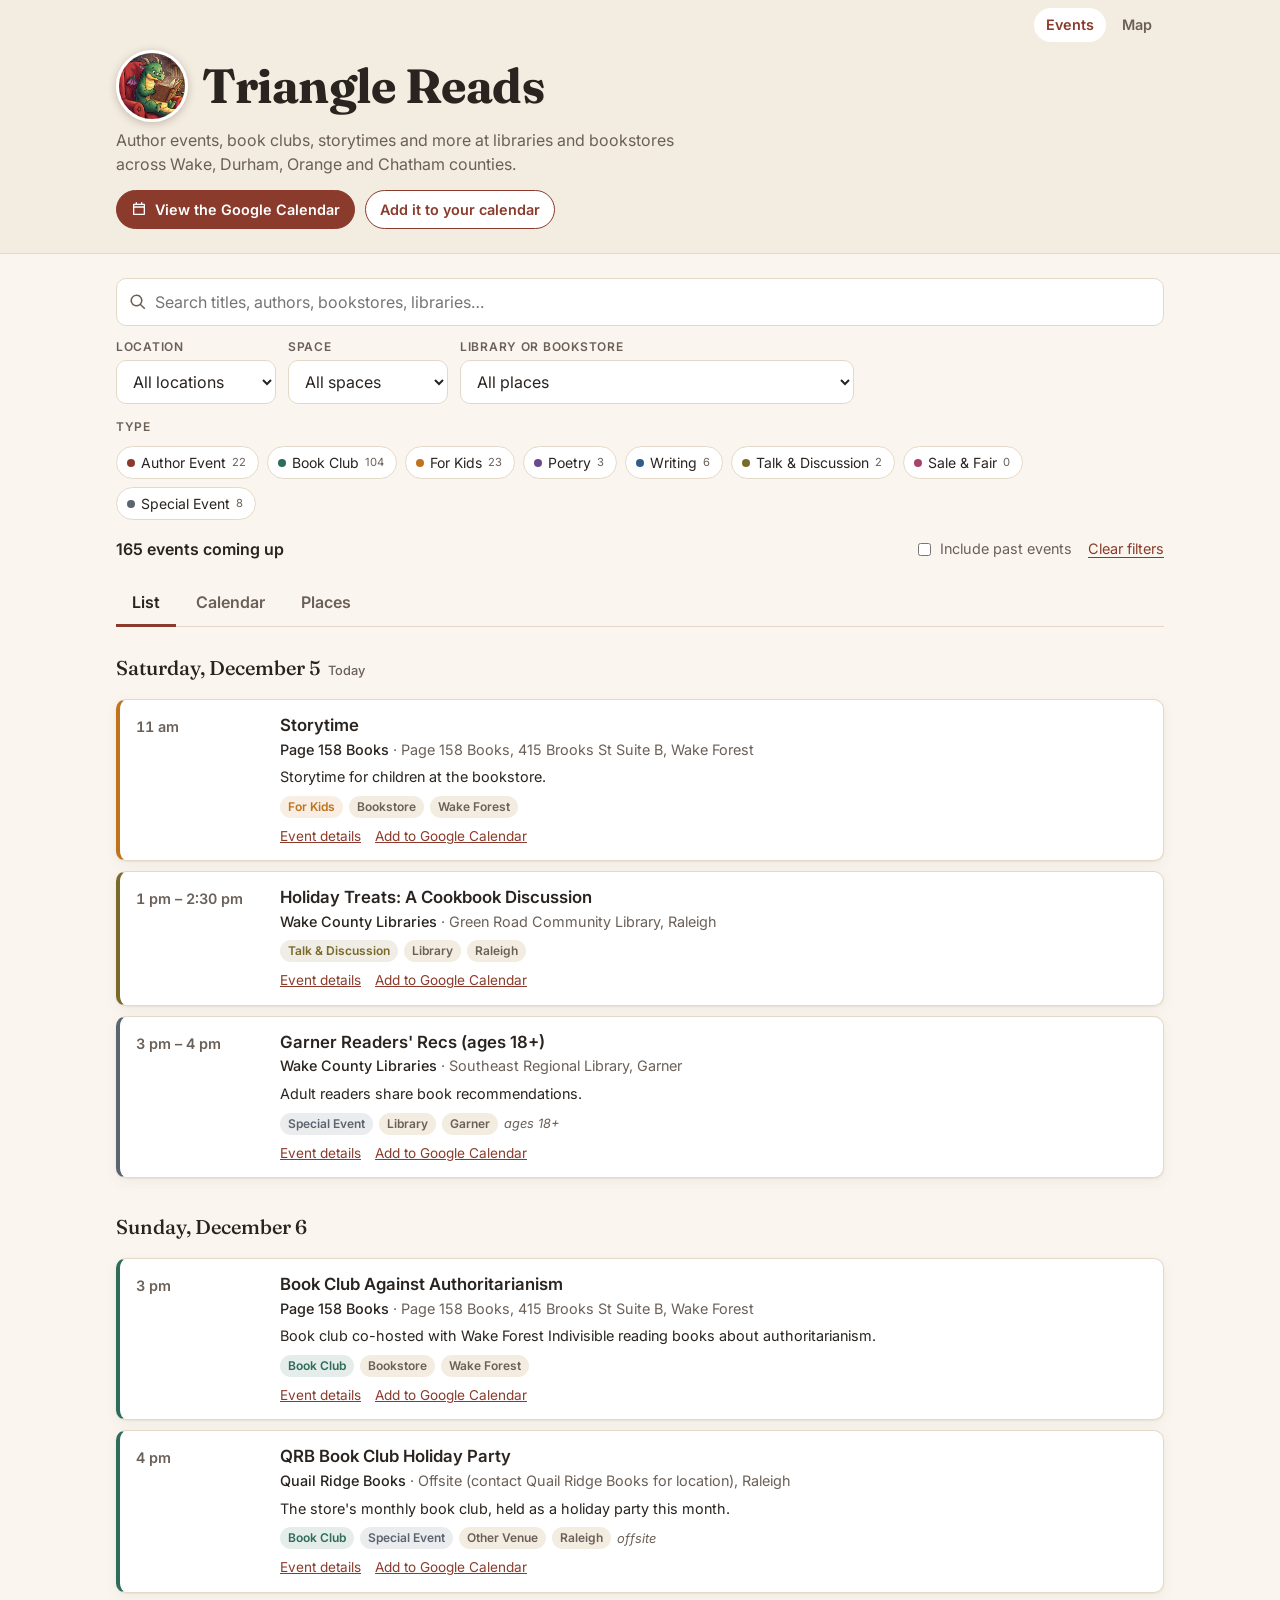
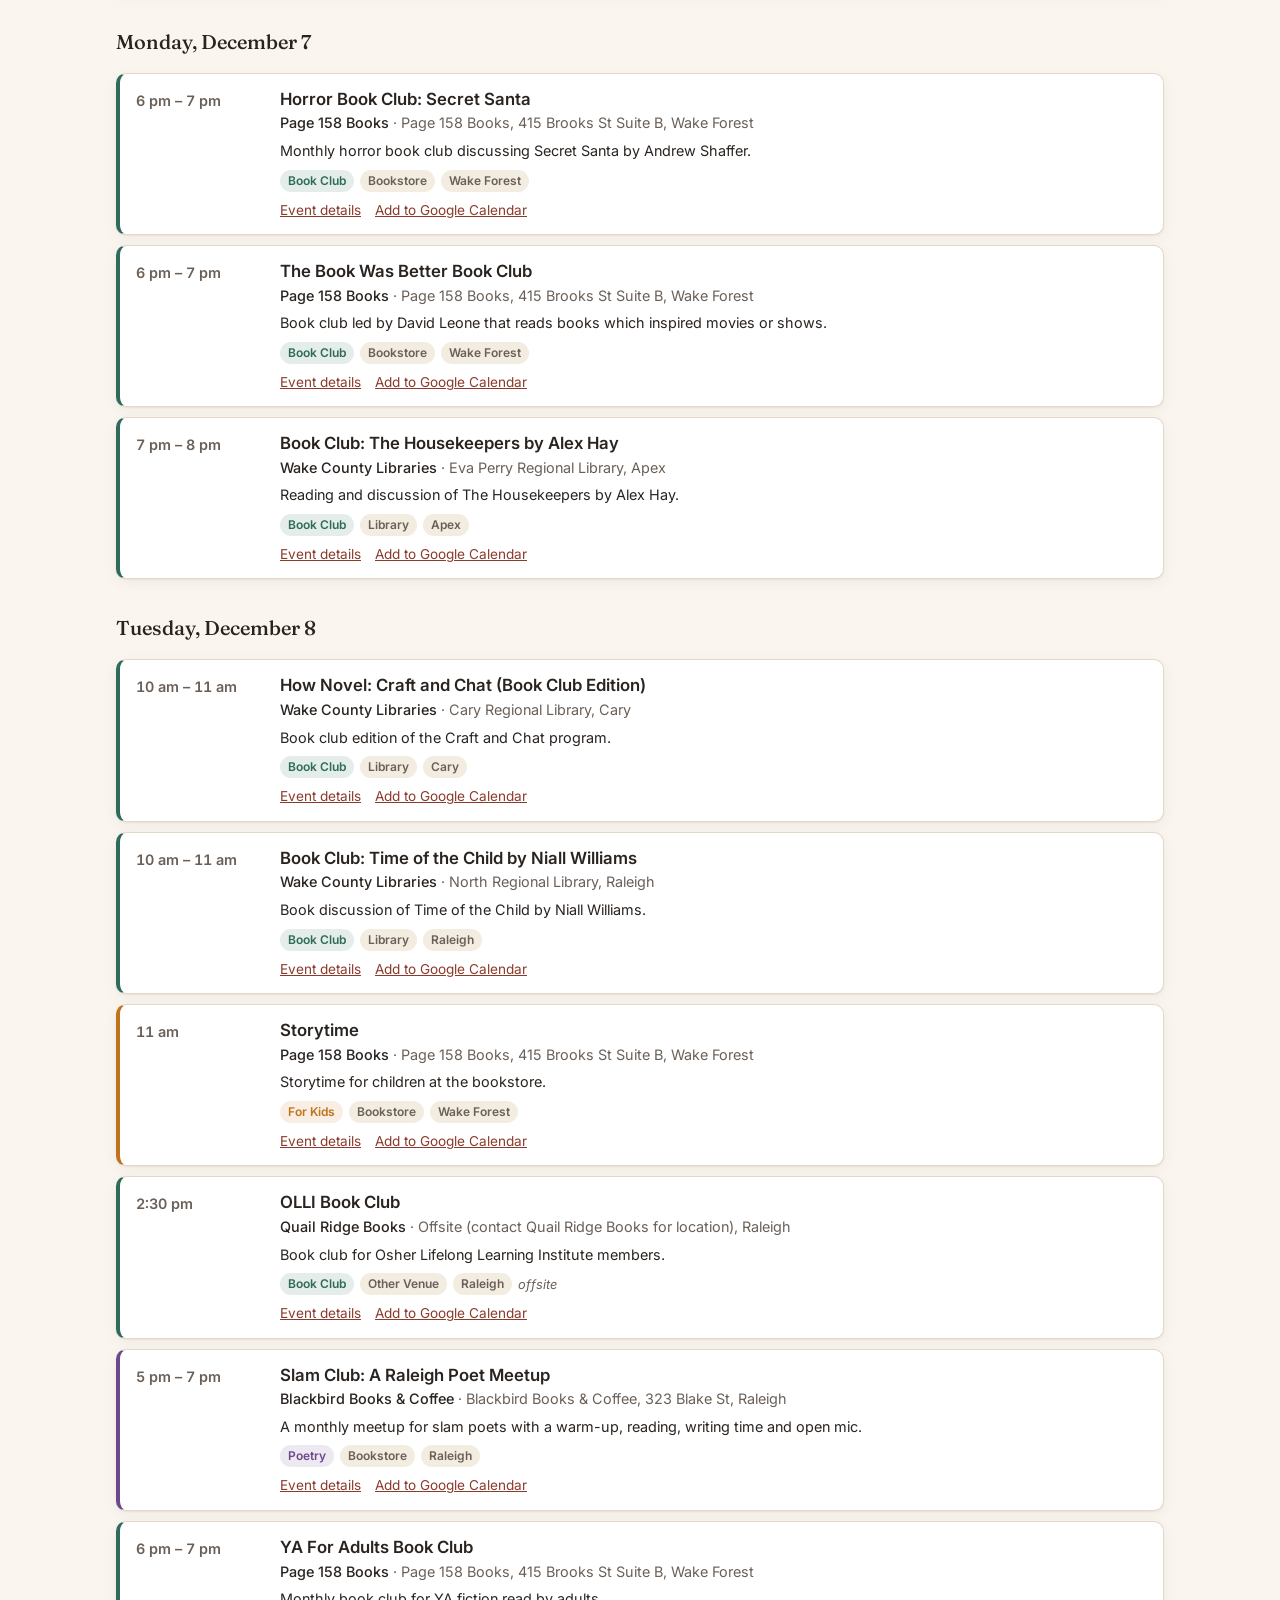
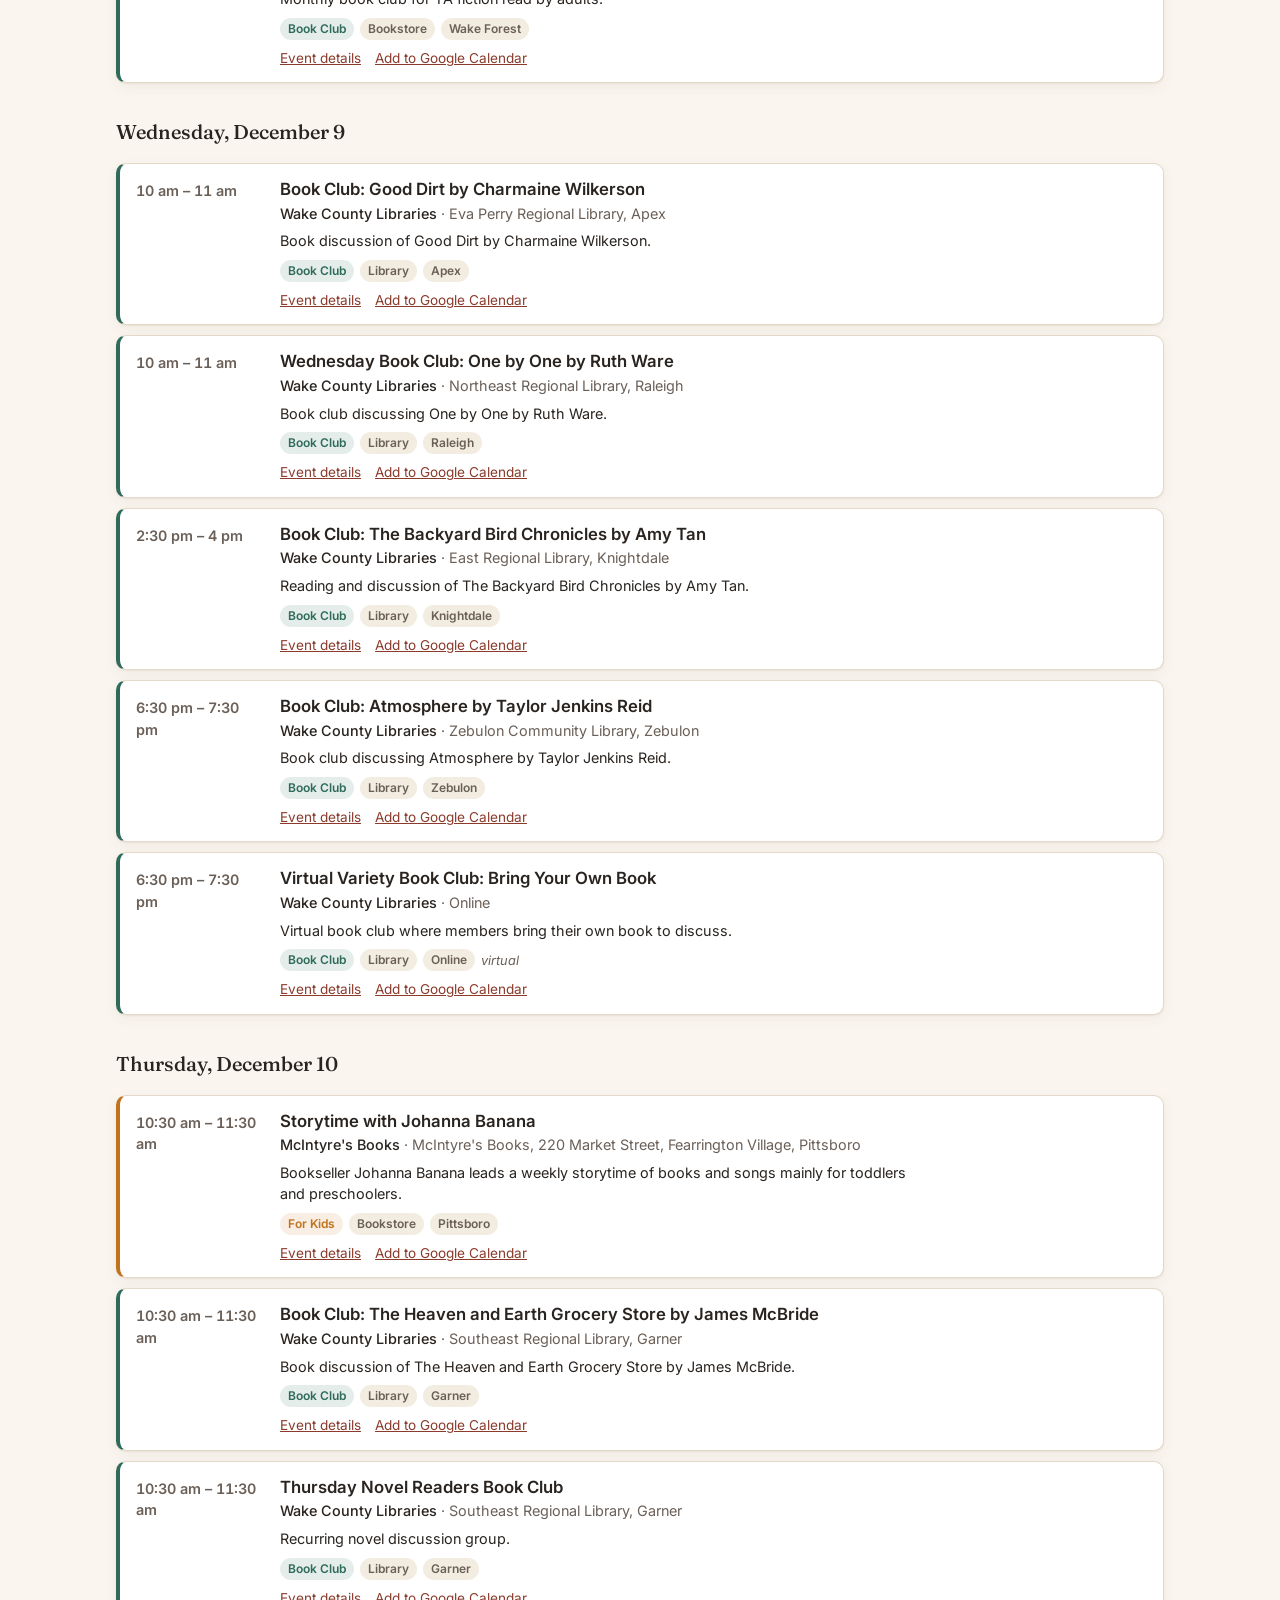
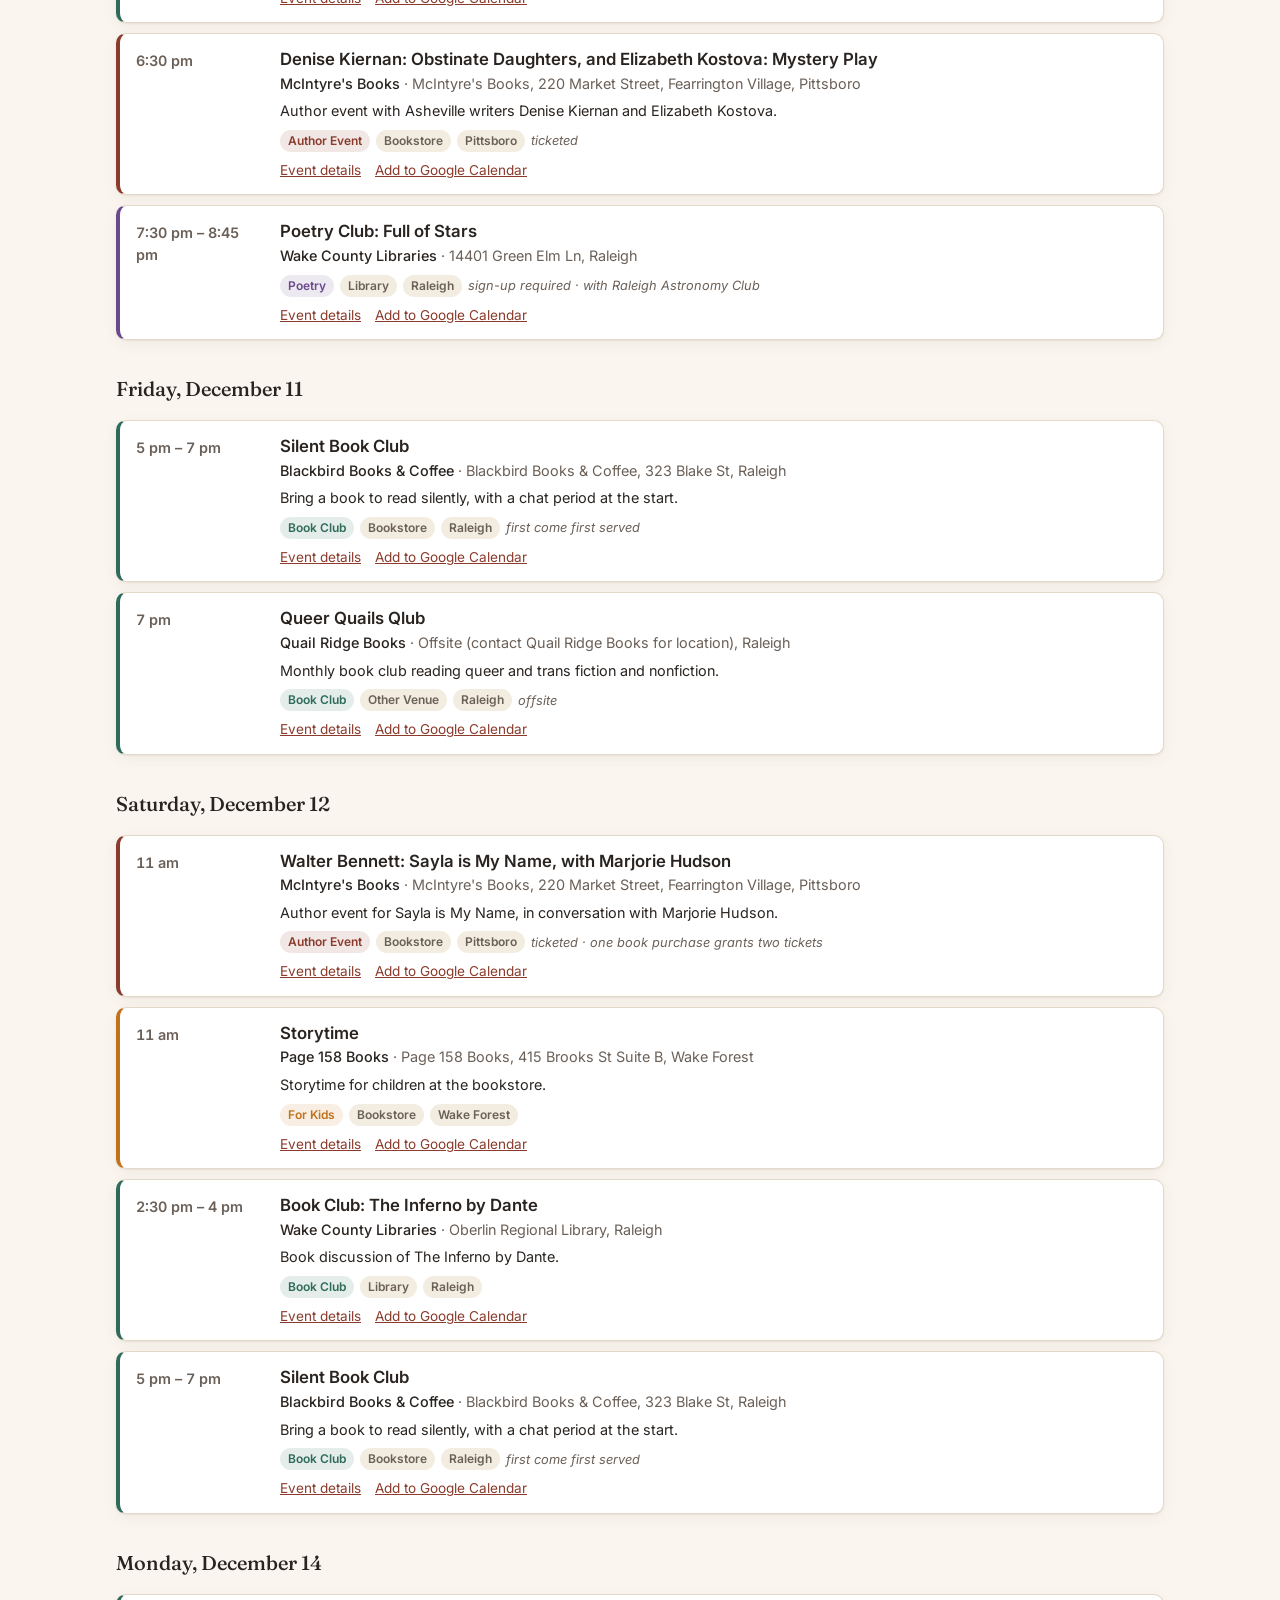
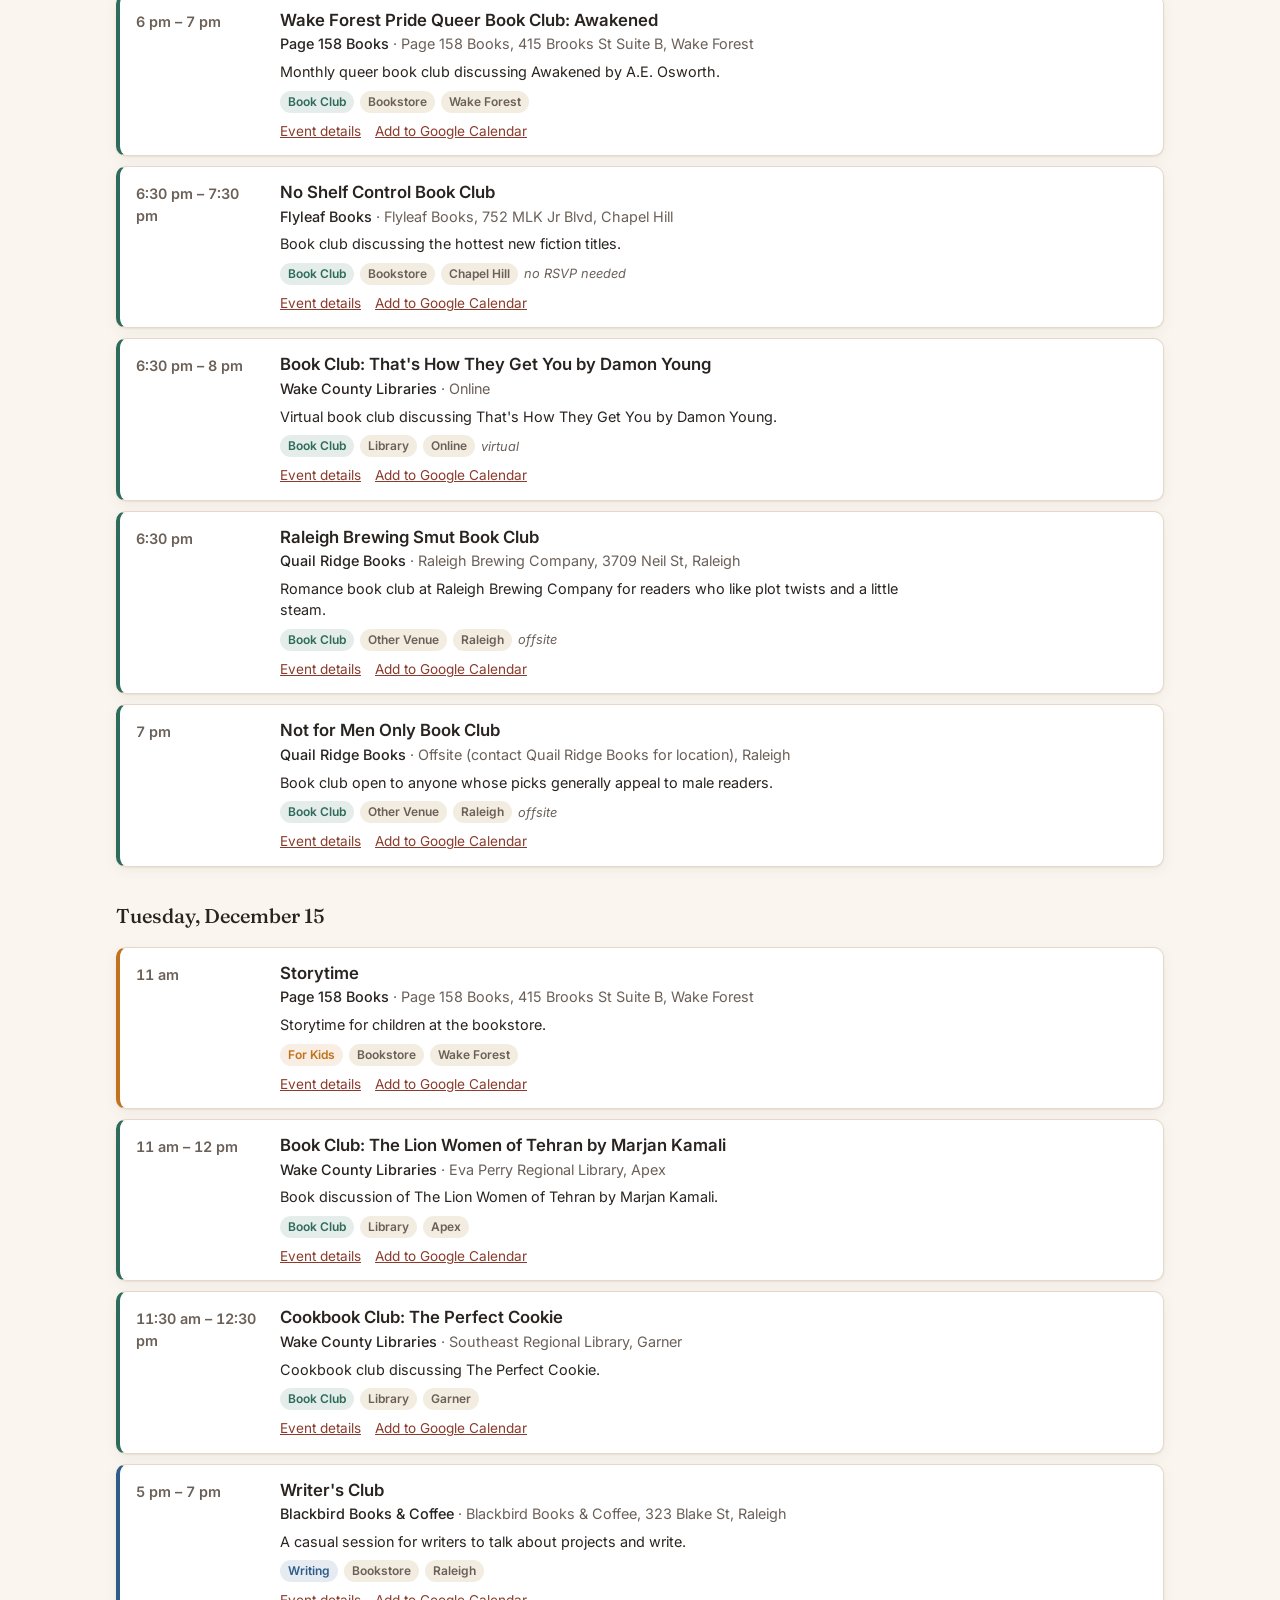
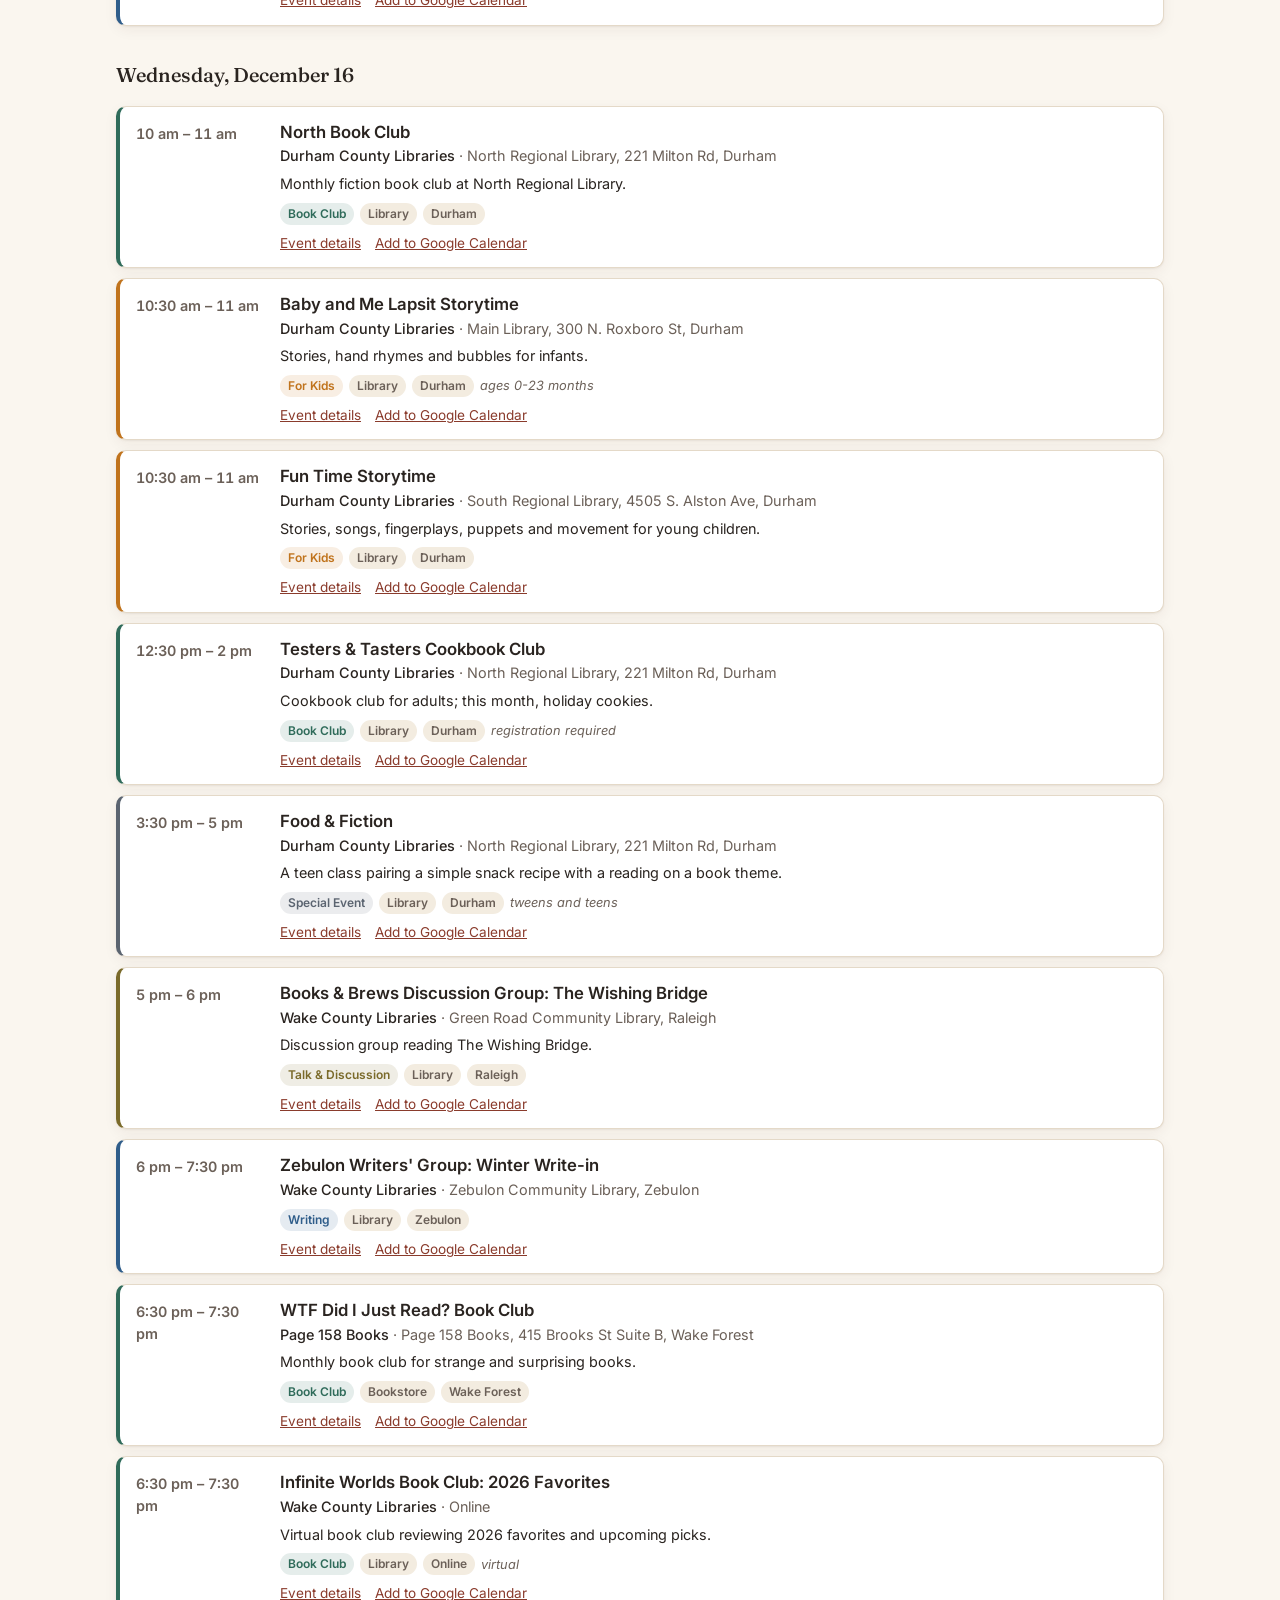
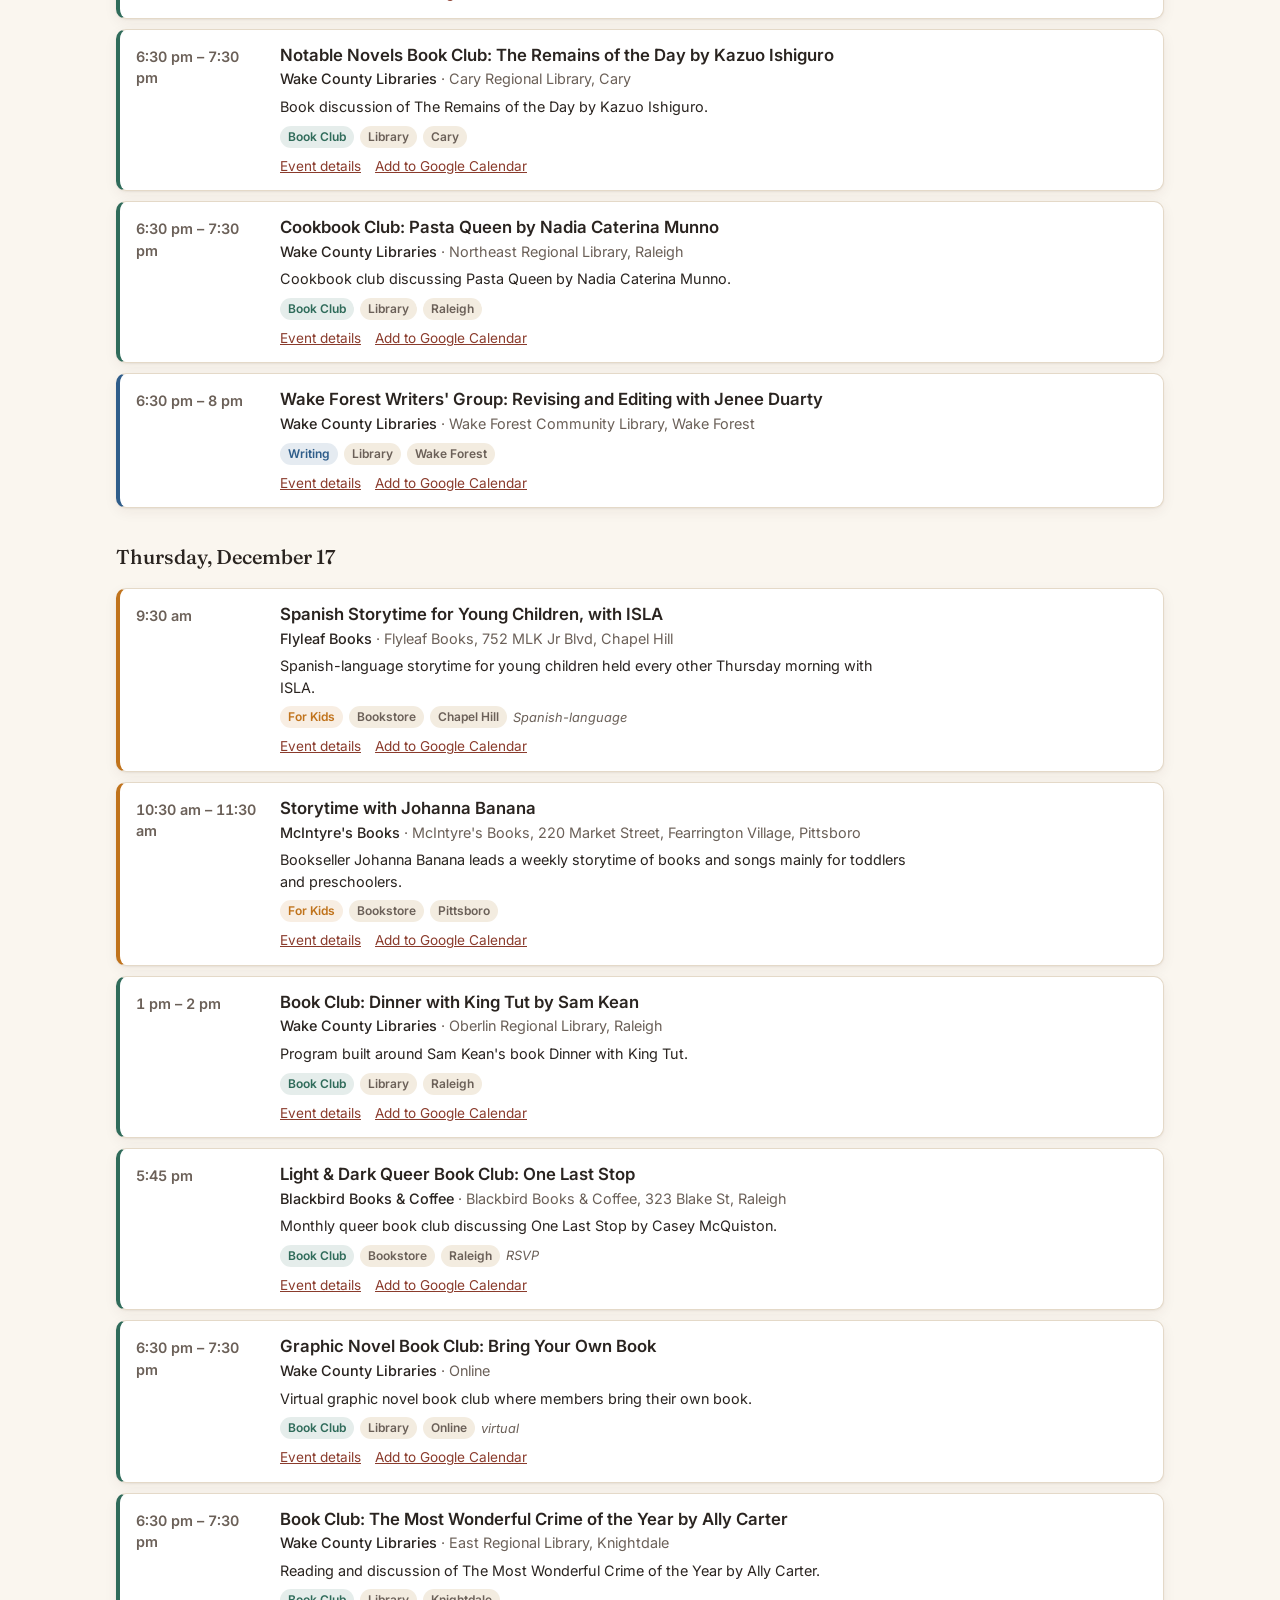
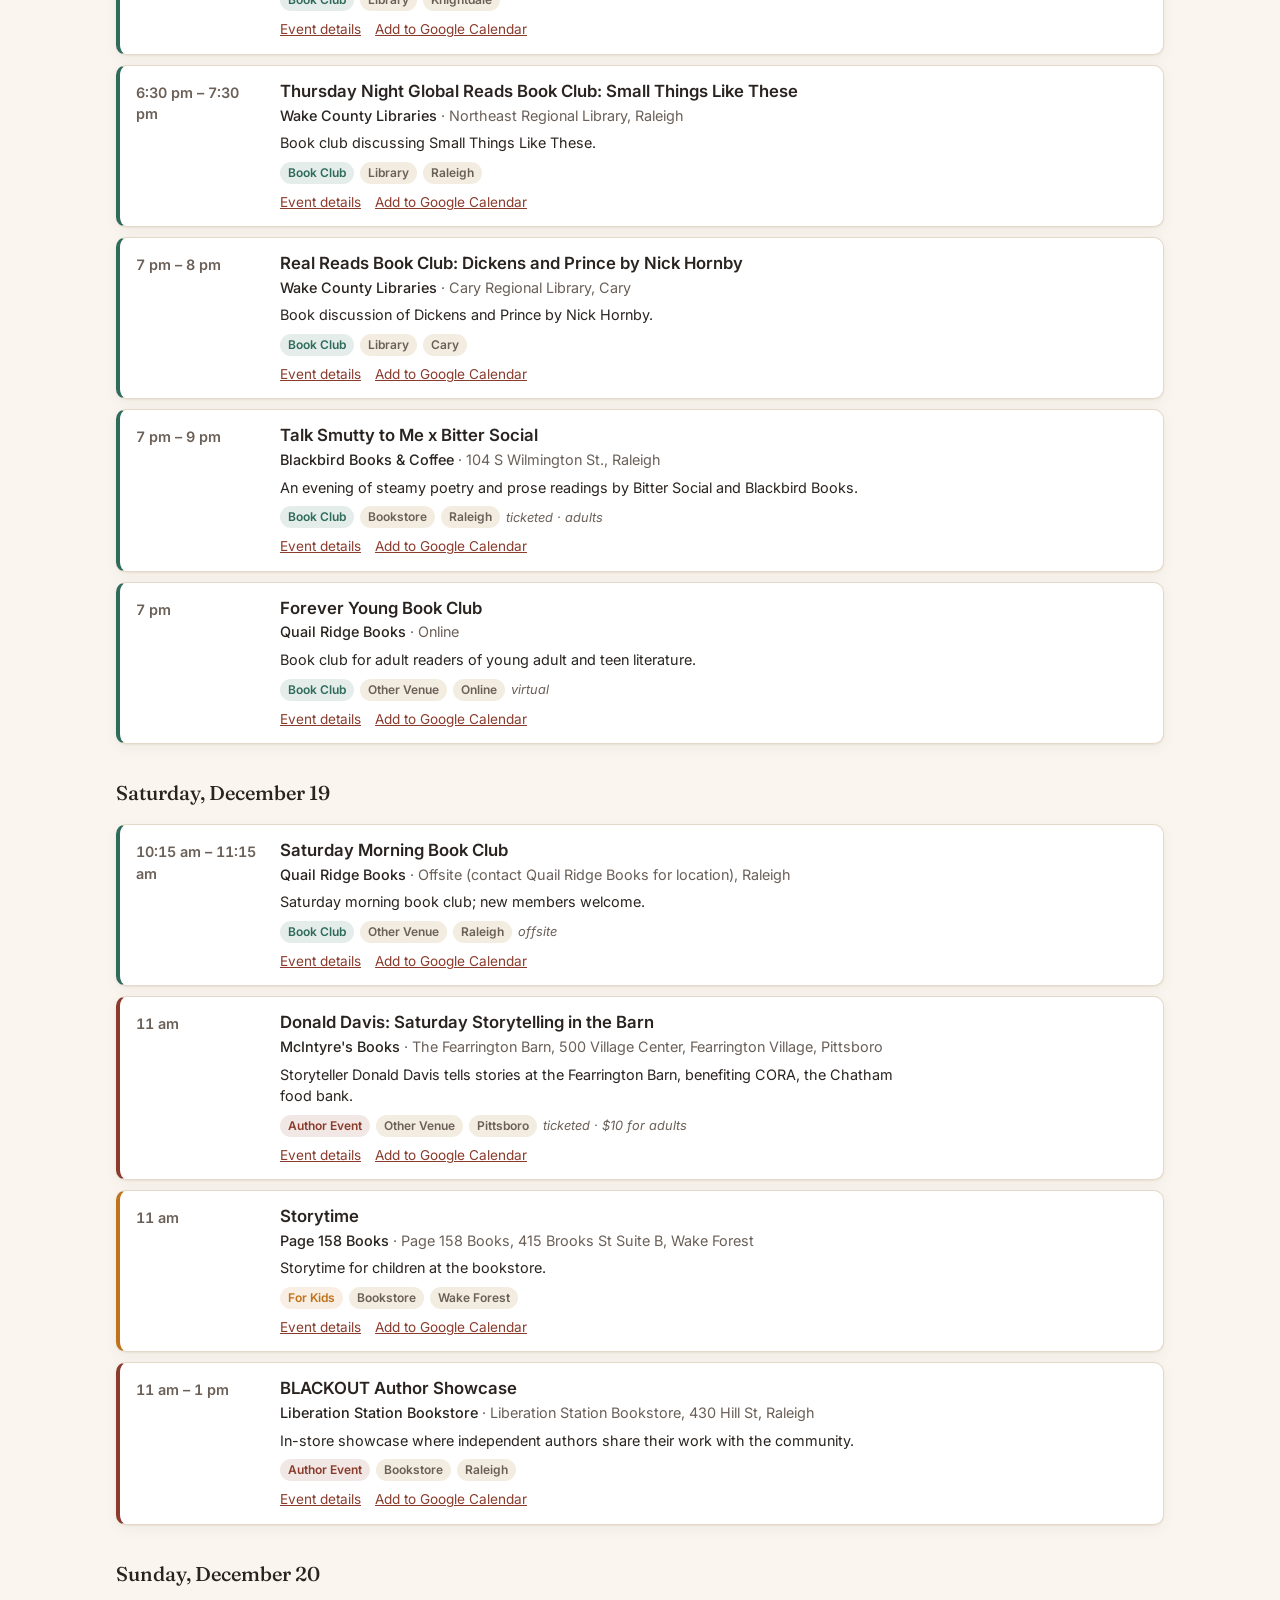
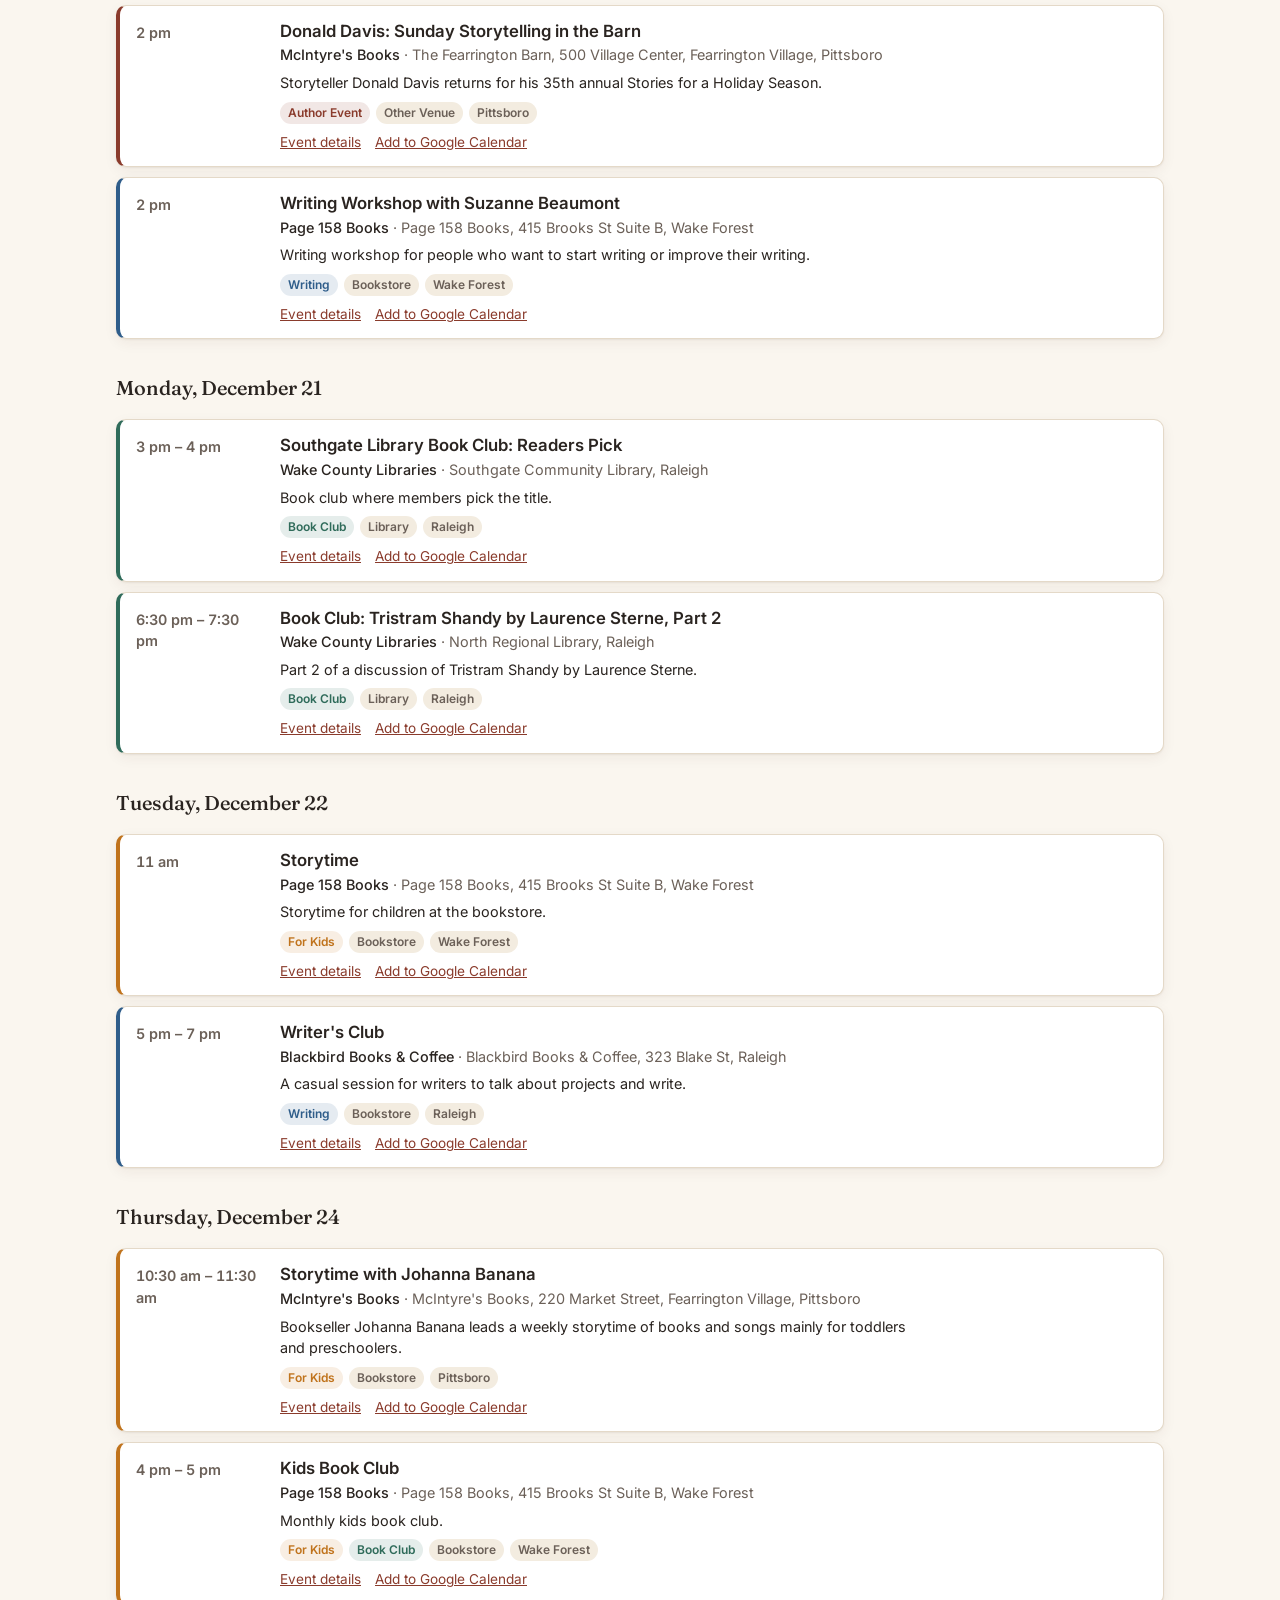
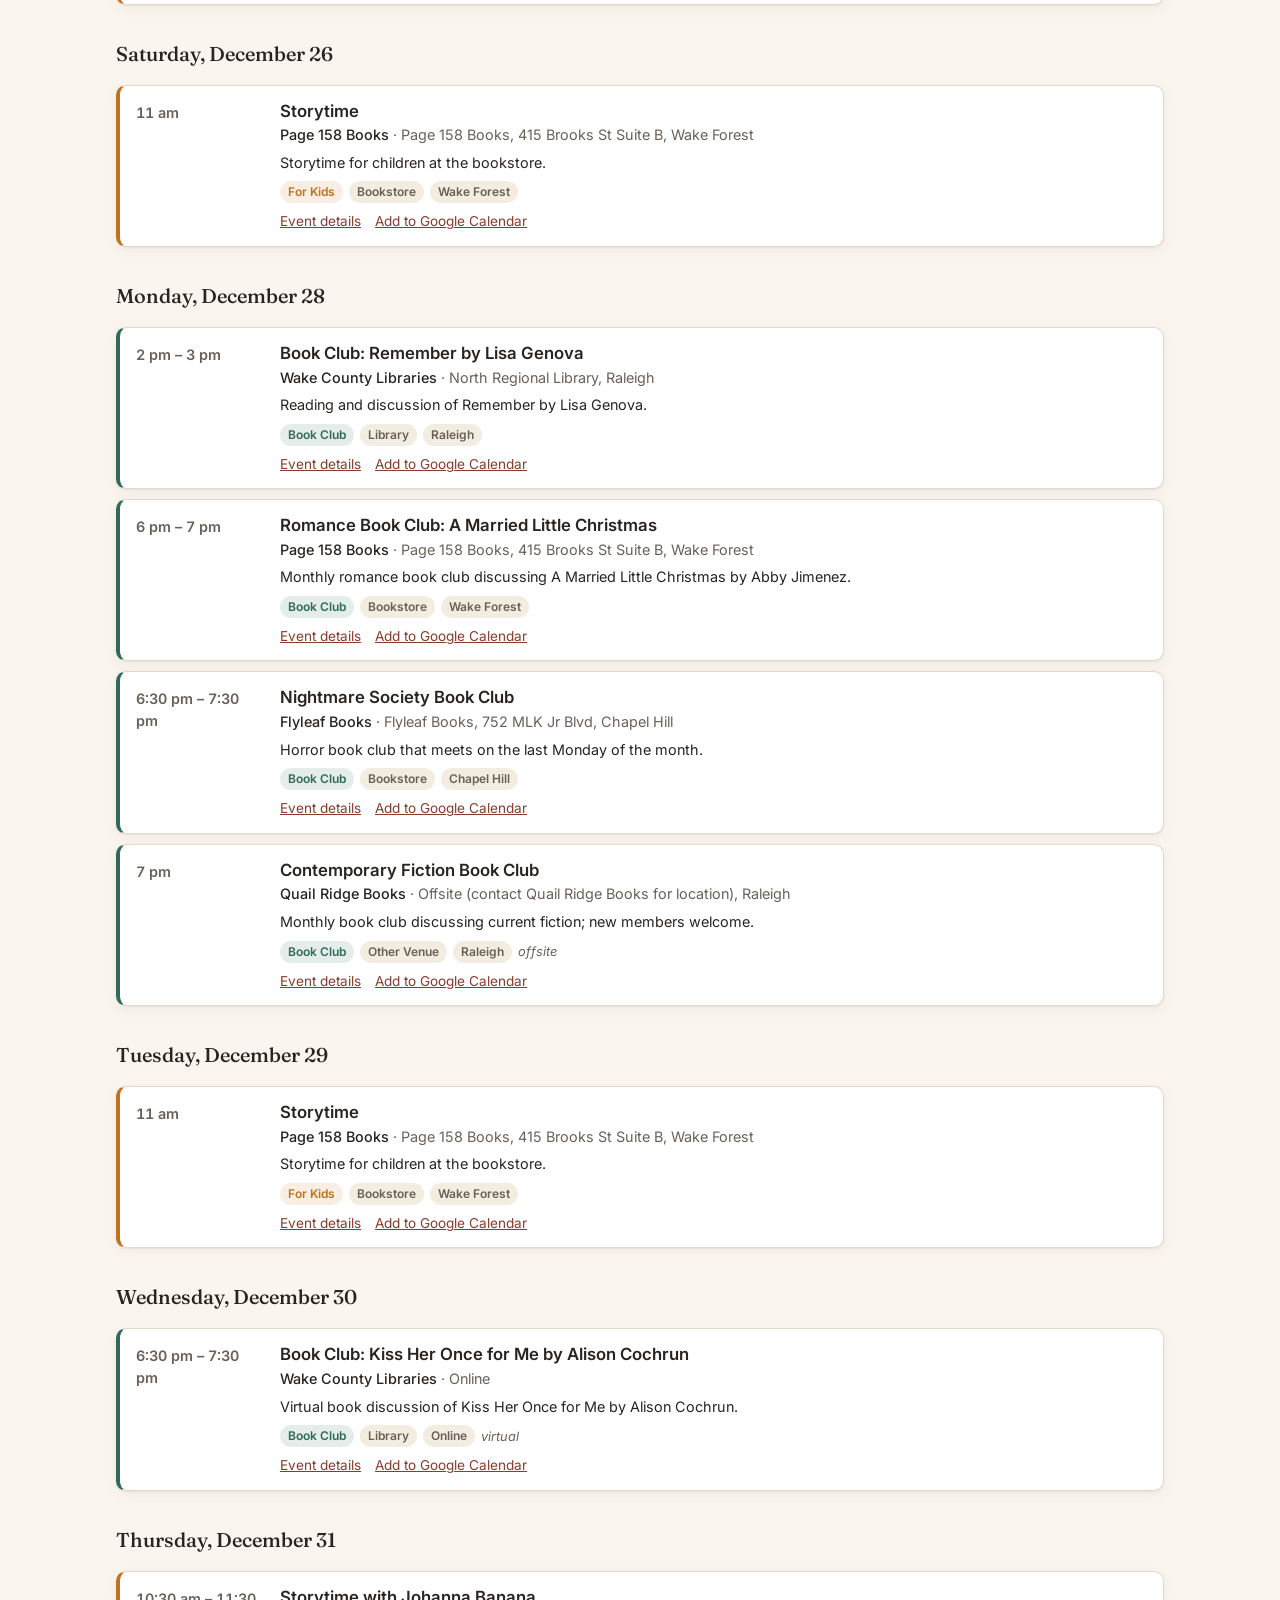
<file: index.html>
<!doctype html>
<html lang="en">
<head>
  <script async src="https://www.googletagmanager.com/gtm.js?id=GTM-NNCH9KLC"></script>
  <script>
    window.dataLayer = window.dataLayer || [];
    function gtag(){dataLayer.push(arguments);}
    gtag('js', new Date());
  </script>
  <meta charset="utf-8">
  <meta name="viewport" content="width=device-width, initial-scale=1">
  <title>Triangle Reads</title>
  <meta name="description" content="Author events, book clubs, storytimes and more at libraries and bookstores across the Triangle: Wake, Durham, Orange and Chatham counties.">
  <link rel="icon" href="img/favicon.png" type="image/png">
  <link rel="preconnect" href="https://fonts.googleapis.com">
  <link rel="preconnect" href="https://fonts.gstatic.com" crossorigin>
  <link href="https://fonts.googleapis.com/css2?family=Fraunces:opsz,wght@9..144,500;9..144,700&family=Inter:wght@400;500;600&display=swap" rel="stylesheet">
  <link rel="stylesheet" href="css/style.css">
</head>
<body>
  <header class="site-header">
    <div class="wrap">
      <nav class="site-nav" aria-label="Pages">
        <a href="index.html" aria-current="page">Events</a>
        <a href="map.html">Map</a>
      </nav>
      <h1 class="brand"><img class="logo" src="img/dragon-logo.jpg" alt="" width="72" height="72"> Triangle Reads</h1>
      <p class="tagline">Author events, book clubs, storytimes and more at libraries and bookstores across Wake, Durham, Orange and Chatham counties.</p>
      <p class="cal-links">
        <a class="btn primary" href="https://calendar.google.com/calendar/embed?src=2e0e4cf47a0bba79ecfb50943598be213ec2c1106c4426bd99d05376384002d3%40group.calendar.google.com&amp;ctz=America%2FNew_York" target="_blank" rel="noopener">
          <svg aria-hidden="true" viewBox="0 0 24 24" width="16" height="16"><path fill="currentColor" d="M7 2h2v2h6V2h2v2h3a1 1 0 0 1 1 1v15a1 1 0 0 1-1 1H4a1 1 0 0 1-1-1V5a1 1 0 0 1 1-1h3zm12 8H5v9h14zm0-4H5v2h14z"/></svg>
          View the Google Calendar</a>
        <a class="btn" href="https://calendar.google.com/calendar/render?cid=2e0e4cf47a0bba79ecfb50943598be213ec2c1106c4426bd99d05376384002d3%40group.calendar.google.com" target="_blank" rel="noopener">Add it to your calendar</a>
      </p>
    </div>
  </header>

  <main class="wrap">
    <section class="controls" aria-label="Search and filters">
      <div class="search-row">
        <label class="search">
          <span class="visually-hidden">Search events</span>
          <svg aria-hidden="true" viewBox="0 0 24 24" width="18" height="18"><path fill="currentColor" d="M10 2a8 8 0 0 1 6.32 12.9l5.39 5.4-1.41 1.4-5.4-5.39A8 8 0 1 1 10 2m0 2a6 6 0 1 0 0 12 6 6 0 0 0 0-12"/></svg>
          <input id="q" type="search" placeholder="Search titles, authors, bookstores, libraries…" autocomplete="off">
        </label>
        <div class="selects">
          <label>
            <span class="label">Location</span>
            <select id="city"><option value="">All locations</option></select>
          </label>
          <label>
            <span class="label">Space</span>
            <select id="space"><option value="">All spaces</option></select>
          </label>
          <label>
            <span class="label">Library or bookstore</span>
            <select id="host"><option value="">All places</option></select>
          </label>
        </div>
      </div>

      <div class="chip-row" role="group" aria-label="Event type">
        <span class="label">Type</span>
        <div id="types" class="chips"></div>
      </div>

      <div class="status-row">
        <p id="count" class="count" aria-live="polite"></p>
        <label class="toggle"><input id="past" type="checkbox"> Include past events</label>
        <button id="clear" class="link-btn" type="button">Clear filters</button>
      </div>
    </section>

    <div class="view-tabs" role="tablist" aria-label="View">
      <button role="tab" id="tab-list" aria-selected="true" data-view="list">List</button>
      <button role="tab" id="tab-cal" aria-selected="false" data-view="calendar">Calendar</button>
      <button role="tab" id="tab-places" aria-selected="false" data-view="places">Places</button>
    </div>

    <section id="list-view" class="list-view" aria-labelledby="tab-list"></section>

    <section id="places-view" class="places-view" aria-labelledby="tab-places" hidden></section>

    <section id="cal-view" class="cal-view" aria-labelledby="tab-cal" hidden>
      <div class="cal-head">
        <button id="prev" class="icon-btn" type="button" aria-label="Previous month">‹</button>
        <h2 id="cal-title"></h2>
        <button id="next" class="icon-btn" type="button" aria-label="Next month">›</button>
        <button id="today" class="link-btn" type="button">This month</button>
      </div>
      <div class="cal-grid" id="cal-grid"></div>
      <div id="day-detail" class="day-detail"></div>
    </section>
  </main>

  <footer class="site-footer">
    <div class="wrap">
      <p>Event details come from each host's own events page. Times and venues can change, so check the event link before you go.</p>
      <p id="updated"></p>
    </div>
  </footer>

  <script src="data/events.js"></script>
  <script src="js/app.js"></script>
</body>
</html>
</file>
<file: css/style.css>
:root {
  --bg: #faf6ef;
  --surface: #ffffff;
  --surface-2: #f3ece0;
  --text: #2a2420;
  --muted: #6b6058;
  --line: #e4d9c8;
  --accent: #8a3b2c;
  --accent-ink: #ffffff;
  --focus: #c8691e;
  --shadow: 0 1px 2px rgba(60, 40, 20, .06), 0 4px 14px rgba(60, 40, 20, .06);

  --t-author: #8a3b2c;
  --t-club: #2f6b5a;
  --t-kids: #c0731c;
  --t-poetry: #6a4a8c;
  --t-writing: #2f5d8a;
  --t-talk: #7a6a2a;
  --t-sale: #a8436e;
  --t-special: #5b6470;

  --radius: 10px;
  --serif: "Fraunces", Georgia, "Times New Roman", serif;
  --sans: "Inter", system-ui, -apple-system, "Segoe UI", Roboto, sans-serif;
}

@media (prefers-color-scheme: dark) {
  :root:not([data-theme="light"]) {
    --bg: #1b1815;
    --surface: #24201c;
    --surface-2: #2e2924;
    --text: #efe7dc;
    --muted: #b3a797;
    --line: #3c352e;
    --accent: #e08a6f;
    --accent-ink: #1b1815;
    --shadow: none;
    --t-author: #e08a6f;
    --t-club: #6fc2a6;
    --t-kids: #f0aa55;
    --t-poetry: #b79be0;
    --t-writing: #7fb1e3;
    --t-talk: #d4c272;
    --t-sale: #e588b0;
    --t-special: #a6afba;
  }
}

* { box-sizing: border-box; }
[hidden] { display: none !important; }
html { -webkit-text-size-adjust: 100%; }
body {
  margin: 0;
  background: var(--bg);
  color: var(--text);
  font: 16px/1.5 var(--sans);
}
a { color: var(--accent); }
:focus-visible { outline: 2px solid var(--focus); outline-offset: 2px; }
.visually-hidden { position: absolute; width: 1px; height: 1px; overflow: hidden; clip: rect(0 0 0 0); white-space: nowrap; }

.wrap { max-width: 1080px; margin: 0 auto; padding: 0 16px; }

/* Header */
.site-header { padding: 32px 0 24px; border-bottom: 1px solid var(--line); background: var(--surface-2); }
.brand { font-family: var(--serif); font-weight: 700; font-size: clamp(2rem, 6vw, 3rem); margin: 0; letter-spacing: -.01em; }
.brand { display: flex; align-items: center; gap: 14px; }
.logo { width: clamp(52px, 12vw, 72px); height: auto; aspect-ratio: 1; border-radius: 50%; object-fit: cover; border: 3px solid var(--surface); box-shadow: 0 2px 8px rgba(60, 40, 20, .25); flex: none; }
.site-nav { display: flex; gap: 4px; justify-content: flex-end; margin: -24px 0 8px; }
.site-nav a { color: var(--muted); text-decoration: none; font-weight: 600; font-size: .9rem; padding: 6px 12px; border-radius: 999px; }
.site-nav a:hover { color: var(--text); }
.site-nav a[aria-current="page"] { color: var(--accent); background: var(--surface); }
.tagline { margin: 6px 0 0; color: var(--muted); max-width: 60ch; }
.cal-links { margin: 14px 0 0; display: flex; gap: 10px; flex-wrap: wrap; }
.btn { display: inline-flex; align-items: center; gap: 8px; font-weight: 600; font-size: .9rem; text-decoration: none; padding: 8px 14px; border-radius: 999px; border: 1px solid var(--accent); color: var(--accent); background: var(--surface); }
.btn.primary { background: var(--accent); color: var(--accent-ink); }
.btn:hover { filter: brightness(1.08); }

/* Controls */
.controls { margin: 24px 0 8px; display: grid; gap: 14px; }
.search-row { display: flex; flex-wrap: wrap; gap: 12px; align-items: end; }
.search { flex: 1 1 320px; display: flex; align-items: center; gap: 8px; background: var(--surface); border: 1px solid var(--line); border-radius: var(--radius); padding: 0 12px; color: var(--muted); }
.search input { flex: 1; border: 0; background: transparent; color: var(--text); font: inherit; padding: 11px 0; min-width: 0; }
.search input:focus { outline: none; }
.search:focus-within { border-color: var(--focus); }
.selects { display: flex; gap: 12px; flex-wrap: wrap; }
.selects label { display: grid; gap: 4px; }
.label { font-size: .75rem; font-weight: 600; text-transform: uppercase; letter-spacing: .06em; color: var(--muted); }
select { font: inherit; color: var(--text); background: var(--surface); border: 1px solid var(--line); border-radius: var(--radius); padding: 10px 12px; min-width: 160px; }

.chip-row { display: flex; gap: 10px; align-items: baseline; flex-wrap: wrap; }
.chips { display: flex; gap: 8px; flex-wrap: wrap; }
.chip {
  --c: var(--t-special);
  font: inherit; font-size: .875rem; cursor: pointer;
  border: 1px solid var(--line); background: var(--surface); color: var(--text);
  padding: 5px 12px 5px 10px; border-radius: 999px; display: inline-flex; align-items: center; gap: 6px;
}
.chip::before { content: ""; width: 8px; height: 8px; border-radius: 50%; background: var(--c); }
.chip[aria-pressed="true"] { background: var(--c); border-color: var(--c); color: var(--surface); }
.chip[aria-pressed="true"]::before { background: var(--surface); }
.chip .n { color: var(--muted); font-size: .8em; }
.chip[aria-pressed="true"] .n { color: inherit; opacity: .8; }

.status-row { display: flex; gap: 16px; align-items: center; flex-wrap: wrap; }
.count { margin: 0; font-weight: 600; margin-right: auto; }
.toggle { display: inline-flex; gap: 6px; align-items: center; color: var(--muted); font-size: .9rem; }
.link-btn { background: none; border: 0; color: var(--accent); font: inherit; font-size: .9rem; cursor: pointer; padding: 4px 0; text-decoration: underline; text-underline-offset: 3px; }

/* Tabs */
.view-tabs { display: flex; gap: 4px; border-bottom: 1px solid var(--line); margin: 16px 0 20px; }
.view-tabs button { font: inherit; font-weight: 600; background: none; border: 0; padding: 10px 16px; color: var(--muted); cursor: pointer; border-bottom: 3px solid transparent; margin-bottom: -1px; }
.view-tabs button[aria-selected="true"] { color: var(--text); border-bottom-color: var(--accent); }

/* List */
.day-group { margin: 0 0 28px; }
.day-head { font-family: var(--serif); font-weight: 500; font-size: 1.25rem; margin: 0 0 10px; position: sticky; top: 0; background: var(--bg); padding: 6px 0; z-index: 1; }
.day-head small { font-family: var(--sans); font-size: .8rem; color: var(--muted); margin-left: 8px; font-weight: 500; }
.events { list-style: none; margin: 0; padding: 0; display: grid; gap: 10px; }
.event {
  --c: var(--t-special);
  display: grid; grid-template-columns: 128px 1fr; gap: 4px 16px;
  background: var(--surface); border: 1px solid var(--line); border-left: 4px solid var(--c);
  border-radius: var(--radius); padding: 14px 16px; box-shadow: var(--shadow);
}
.event .time { font-variant-numeric: tabular-nums; font-weight: 600; font-size: .9rem; color: var(--muted); padding-top: 2px; }
.event h3 { margin: 0; font-size: 1.05rem; line-height: 1.35; font-weight: 600; }
.event h3 a { color: var(--text); text-decoration: none; }
.event h3 a:hover { color: var(--accent); text-decoration: underline; }
.event .meta { margin: 2px 0 0; color: var(--muted); font-size: .9rem; }
.event .meta strong { color: var(--text); font-weight: 500; }
.event .desc { margin: 6px 0 0; font-size: .9rem; max-width: 70ch; }
.event .tags { display: flex; gap: 6px; flex-wrap: wrap; margin-top: 8px; align-items: center; }
.tag { --c: var(--t-special); font-size: .75rem; font-weight: 600; padding: 2px 8px; border-radius: 999px; color: var(--c); background: color-mix(in srgb, var(--c) 12%, transparent); }
.tag.space { color: var(--muted); background: var(--surface-2); }
.note { font-size: .8rem; color: var(--muted); font-style: italic; }
.event .actions { margin-top: 8px; font-size: .85rem; display: flex; gap: 14px; flex-wrap: wrap; }
.empty { text-align: center; color: var(--muted); padding: 48px 16px; border: 1px dashed var(--line); border-radius: var(--radius); }

/* Places */
.places { list-style: none; margin: 0; padding: 0; display: grid; gap: 10px; grid-template-columns: repeat(auto-fill, minmax(min(100%, 300px), 1fr)); }
.place { background: var(--surface); border: 1px solid var(--line); border-radius: var(--radius); padding: 14px 16px; box-shadow: var(--shadow); display: flex; flex-direction: column; gap: 4px; }
.place h3 { margin: 0; font-size: 1rem; font-weight: 600; }
.place .meta, .place .desc { margin: 0; color: var(--muted); font-size: .875rem; }
.place .actions { margin-top: auto; padding-top: 8px; display: flex; gap: 14px; flex-wrap: wrap; font-size: .85rem; align-items: center; }
.place .actions .link-btn { font-size: .85rem; }
.places-head { font-family: var(--serif); font-weight: 500; font-size: 1.25rem; margin: 24px 0 10px; }
.places-head:first-child { margin-top: 0; }

/* Calendar */
.cal-head { display: flex; align-items: center; gap: 10px; margin-bottom: 12px; flex-wrap: wrap; }
.cal-head h2 { font-family: var(--serif); font-weight: 500; margin: 0; min-width: 9em; text-align: center; font-size: 1.5rem; }
.icon-btn { font: inherit; font-size: 1.4rem; line-height: 1; width: 38px; height: 38px; border-radius: 50%; border: 1px solid var(--line); background: var(--surface); color: var(--text); cursor: pointer; }
.icon-btn:hover { border-color: var(--accent); }
.cal-grid { display: grid; grid-template-columns: repeat(7, minmax(0, 1fr)); border: 1px solid var(--line); border-radius: var(--radius); overflow: hidden; background: var(--line); gap: 1px; }
.dow { background: var(--surface-2); text-align: center; font-size: .75rem; font-weight: 600; text-transform: uppercase; letter-spacing: .06em; color: var(--muted); padding: 6px 0; }
.cell { background: var(--surface); min-height: 112px; padding: 6px; display: flex; flex-direction: column; gap: 3px; cursor: pointer; border: 0; text-align: left; font: inherit; color: inherit; min-width: 0; }
.cell.out { background: var(--surface-2); color: var(--muted); cursor: default; }
.cell:not(.out):hover { background: color-mix(in srgb, var(--accent) 6%, var(--surface)); }
.cell[aria-pressed="true"] { box-shadow: inset 0 0 0 2px var(--accent); }
.cell .num { font-size: .85rem; font-weight: 600; font-variant-numeric: tabular-nums; }
.cell.today .num { background: var(--accent); color: var(--accent-ink); border-radius: 999px; padding: 0 7px; align-self: flex-start; }
.pill { --c: var(--t-special); font-size: .72rem; line-height: 1.3; padding: 1px 5px; border-radius: 4px; border-left: 3px solid var(--c); background: color-mix(in srgb, var(--c) 12%, transparent); white-space: nowrap; overflow: hidden; text-overflow: ellipsis; }
.more { font-size: .72rem; color: var(--muted); font-weight: 600; }
.dots { display: none; gap: 3px; flex-wrap: wrap; }
.dot { --c: var(--t-special); width: 7px; height: 7px; border-radius: 50%; background: var(--c); }
.day-detail { margin-top: 24px; }

@media (max-width: 720px) {
  .cell { min-height: 64px; padding: 4px; }
  .pill, .more { display: none; }
  .dots { display: flex; }
  .event { grid-template-columns: 1fr; }
  select { min-width: 0; width: 100%; }
  .selects { width: 100%; display: grid; grid-template-columns: 1fr 1fr; }
  .selects label:last-child { grid-column: 1 / -1; }
}

.site-footer { border-top: 1px solid var(--line); margin-top: 48px; padding: 24px 0 40px; color: var(--muted); font-size: .875rem; }
.site-footer p { margin: 4px 0; }

/* Type colors (last, so they override each component's default --c) */
[data-type="Author Event"] { --c: var(--t-author); }
[data-type="Book Club"] { --c: var(--t-club); }
[data-type="For Kids"] { --c: var(--t-kids); }
[data-type="Poetry"] { --c: var(--t-poetry); }
[data-type="Writing"] { --c: var(--t-writing); }
[data-type="Talk & Discussion"] { --c: var(--t-talk); }
[data-type="Sale & Fair"] { --c: var(--t-sale); }
[data-type="Special Event"] { --c: var(--t-special); }

/* Map page */
.map-layout { display: grid; grid-template-columns: 1fr 300px; gap: 16px; margin-top: 8px; }
.map { height: 640px; border-radius: var(--radius); border: 1px solid var(--line); background: var(--surface-2); z-index: 0; }
.place-list { list-style: none; margin: 0; padding: 0; max-height: 640px; overflow-y: auto; border: 1px solid var(--line); border-radius: var(--radius); background: var(--surface); }
.place-list li + li { border-top: 1px solid var(--line); }
.place-item { display: flex; gap: 10px; align-items: flex-start; width: 100%; text-align: left; background: none; border: 0; padding: 10px 12px; font: inherit; color: var(--text); cursor: pointer; }
.place-item:hover { background: var(--surface-2); }
.place-item strong { display: block; font-weight: 600; font-size: .9rem; }
.place-item small { color: var(--muted); font-size: .8rem; }
.place-item .swatch { margin-top: 5px; }
.legend { display: inline-flex; align-items: center; gap: 6px; color: var(--muted); font-size: .85rem; }
.swatch { display: inline-block; width: 11px; height: 11px; border-radius: 50%; border: 2px solid #fff; box-shadow: 0 0 0 1px var(--line); flex: none; }
.swatch.lib { background: var(--t-club); }
.swatch.shop { background: var(--t-author); margin-left: 8px; }
.place-item .swatch.shop { margin-left: 0; }
.popup { font: 14px/1.4 var(--sans); }
.popup strong { font-size: 15px; }
.popup-links { margin-top: 6px; }
.leaflet-container a { color: var(--accent); }
@media (max-width: 720px) {
  .map-layout { grid-template-columns: 1fr; }
  .map { height: 420px; }
  .place-list { max-height: none; }
}
</file>
